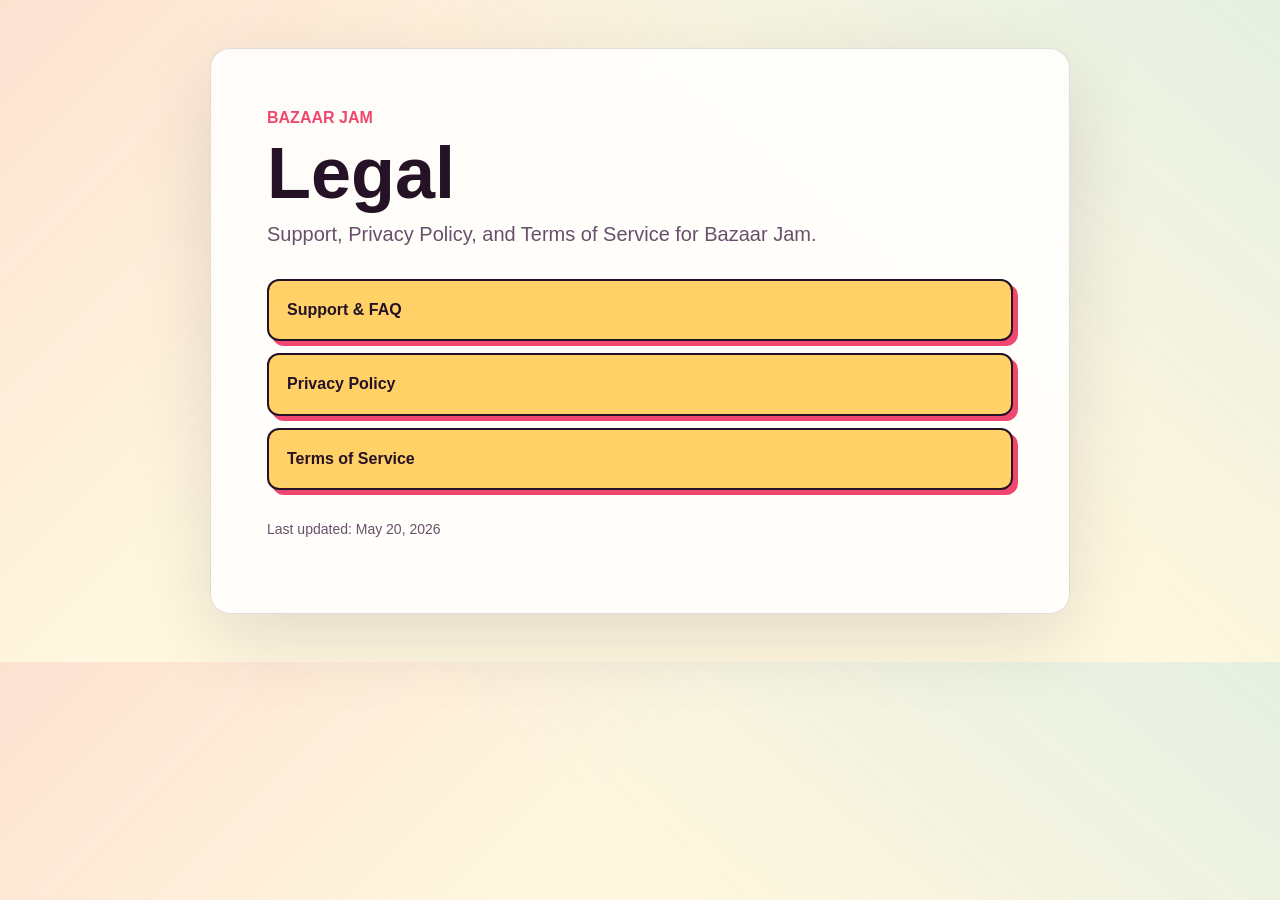
<file: index.html>
<!doctype html>
<html lang="en">
<head>
  <meta charset="utf-8">
  <meta name="viewport" content="width=device-width, initial-scale=1">
  <title>Bazaar Jam Legal</title>
  <link rel="stylesheet" href="./styles.css">
</head>
<body>
  <main class="page">
    <p class="eyebrow">Bazaar Jam</p>
    <h1>Legal</h1>
    <p class="lead">Support, Privacy Policy, and Terms of Service for Bazaar Jam.</p>
    <nav class="links" aria-label="Legal documents">
      <a href="./support/">Support & FAQ</a>
      <a href="./privacy/">Privacy Policy</a>
      <a href="./terms/">Terms of Service</a>
    </nav>
    <p class="small">Last updated: May 20, 2026</p>
  </main>
</body>
</html>
</file>
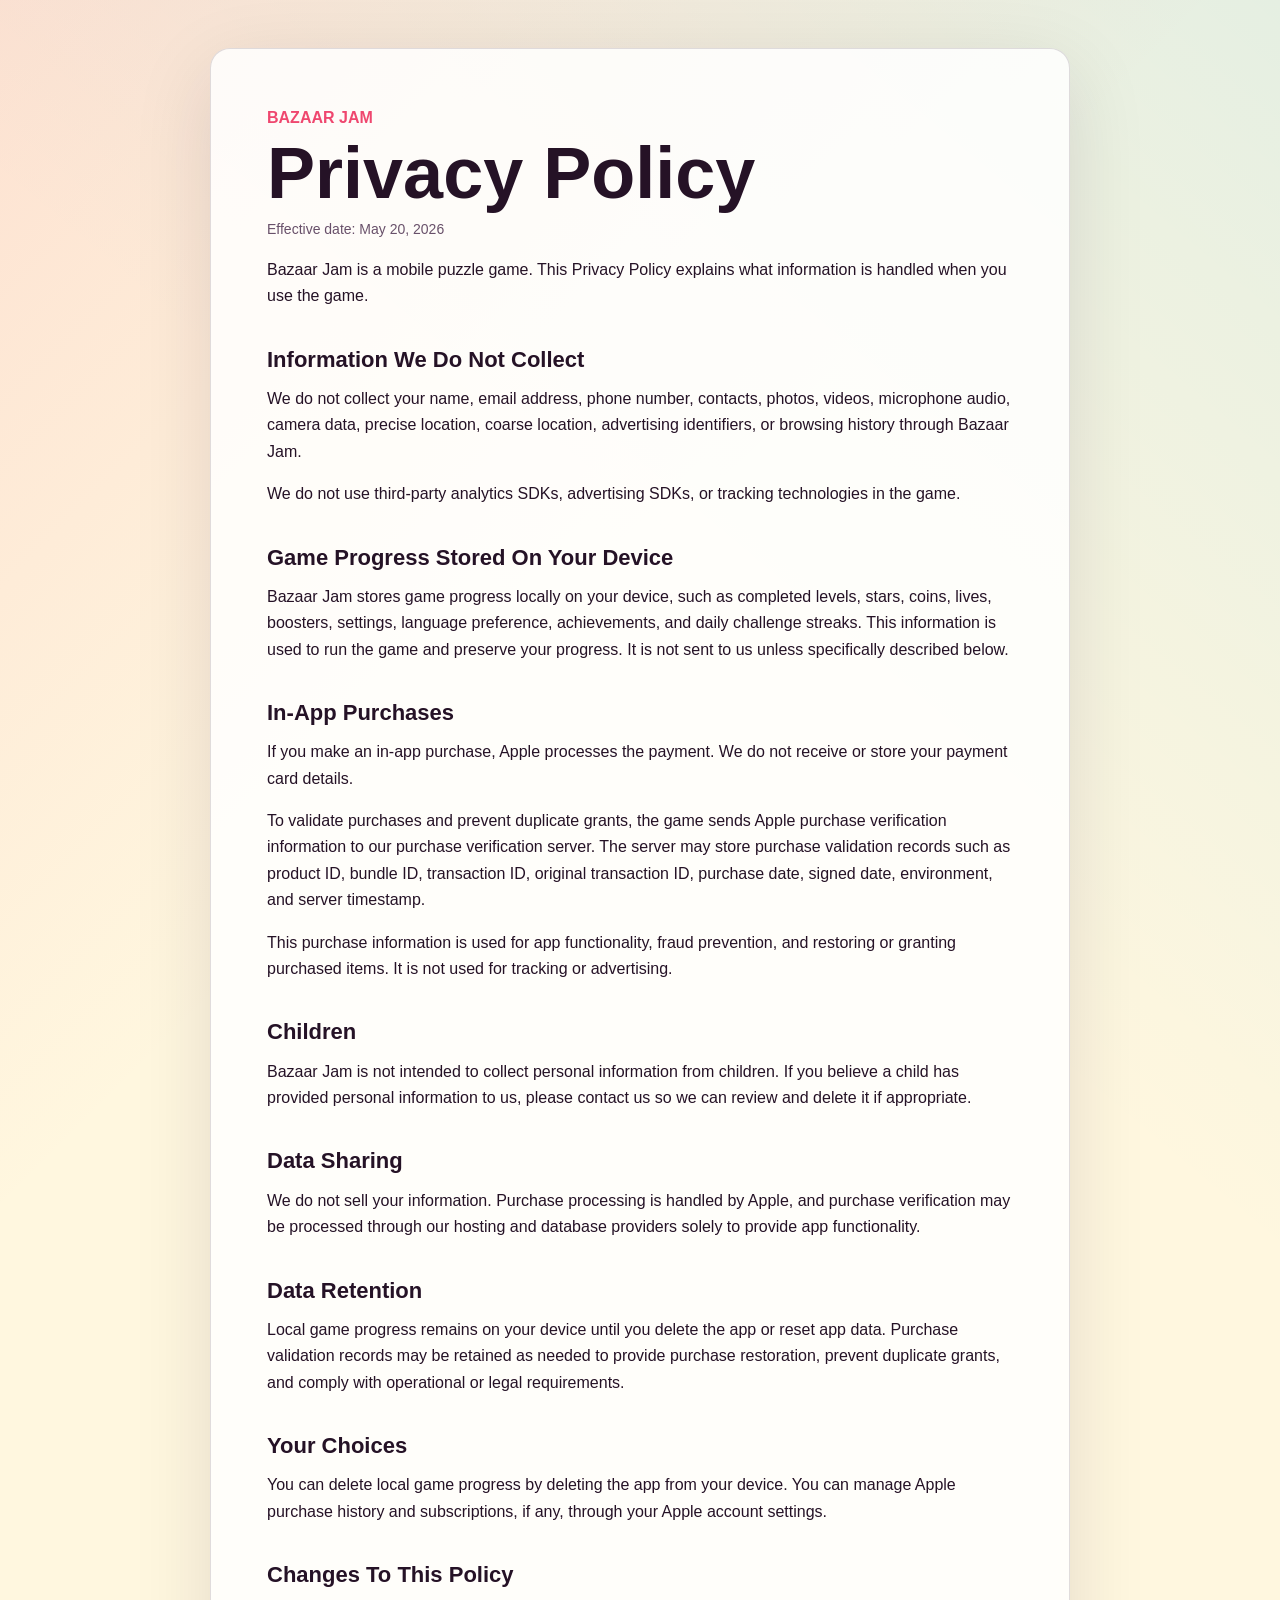
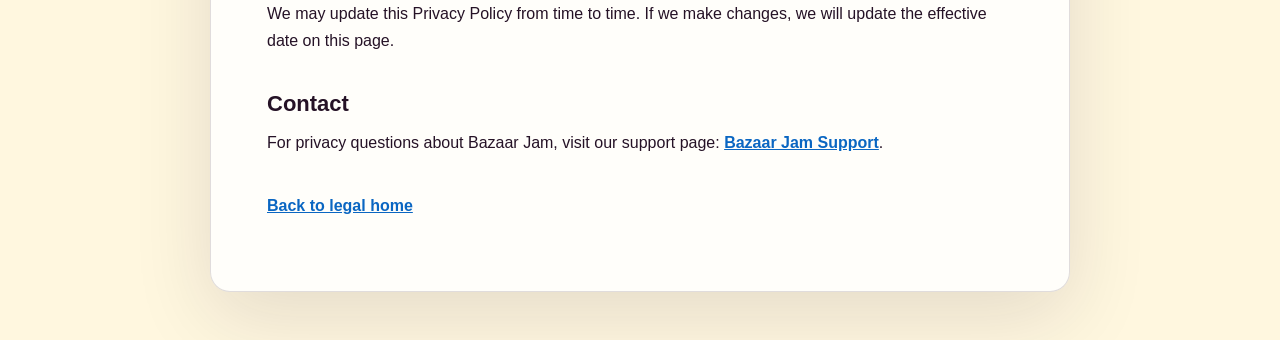
<file: privacy/index.html>
<!doctype html>
<html lang="en">
<head>
  <meta charset="utf-8">
  <meta name="viewport" content="width=device-width, initial-scale=1">
  <title>Privacy Policy | Bazaar Jam</title>
  <link rel="stylesheet" href="../styles.css">
</head>
<body>
  <main class="page">
    <p class="eyebrow">Bazaar Jam</p>
    <h1>Privacy Policy</h1>
    <p class="small">Effective date: May 20, 2026</p>

    <p>Bazaar Jam is a mobile puzzle game. This Privacy Policy explains what information is handled when you use the game.</p>

    <h2>Information We Do Not Collect</h2>
    <p>We do not collect your name, email address, phone number, contacts, photos, videos, microphone audio, camera data, precise location, coarse location, advertising identifiers, or browsing history through Bazaar Jam.</p>
    <p>We do not use third-party analytics SDKs, advertising SDKs, or tracking technologies in the game.</p>

    <h2>Game Progress Stored On Your Device</h2>
    <p>Bazaar Jam stores game progress locally on your device, such as completed levels, stars, coins, lives, boosters, settings, language preference, achievements, and daily challenge streaks. This information is used to run the game and preserve your progress. It is not sent to us unless specifically described below.</p>

    <h2>In-App Purchases</h2>
    <p>If you make an in-app purchase, Apple processes the payment. We do not receive or store your payment card details.</p>
    <p>To validate purchases and prevent duplicate grants, the game sends Apple purchase verification information to our purchase verification server. The server may store purchase validation records such as product ID, bundle ID, transaction ID, original transaction ID, purchase date, signed date, environment, and server timestamp.</p>
    <p>This purchase information is used for app functionality, fraud prevention, and restoring or granting purchased items. It is not used for tracking or advertising.</p>

    <h2>Children</h2>
    <p>Bazaar Jam is not intended to collect personal information from children. If you believe a child has provided personal information to us, please contact us so we can review and delete it if appropriate.</p>

    <h2>Data Sharing</h2>
    <p>We do not sell your information. Purchase processing is handled by Apple, and purchase verification may be processed through our hosting and database providers solely to provide app functionality.</p>

    <h2>Data Retention</h2>
    <p>Local game progress remains on your device until you delete the app or reset app data. Purchase validation records may be retained as needed to provide purchase restoration, prevent duplicate grants, and comply with operational or legal requirements.</p>

    <h2>Your Choices</h2>
    <p>You can delete local game progress by deleting the app from your device. You can manage Apple purchase history and subscriptions, if any, through your Apple account settings.</p>

    <h2>Changes To This Policy</h2>
    <p>We may update this Privacy Policy from time to time. If we make changes, we will update the effective date on this page.</p>

    <h2>Contact</h2>
    <p>For privacy questions about Bazaar Jam, visit our support page: <a href="../support/">Bazaar Jam Support</a>.</p>

    <p class="back"><a href="../">Back to legal home</a></p>
  </main>
</body>
</html>
</file>
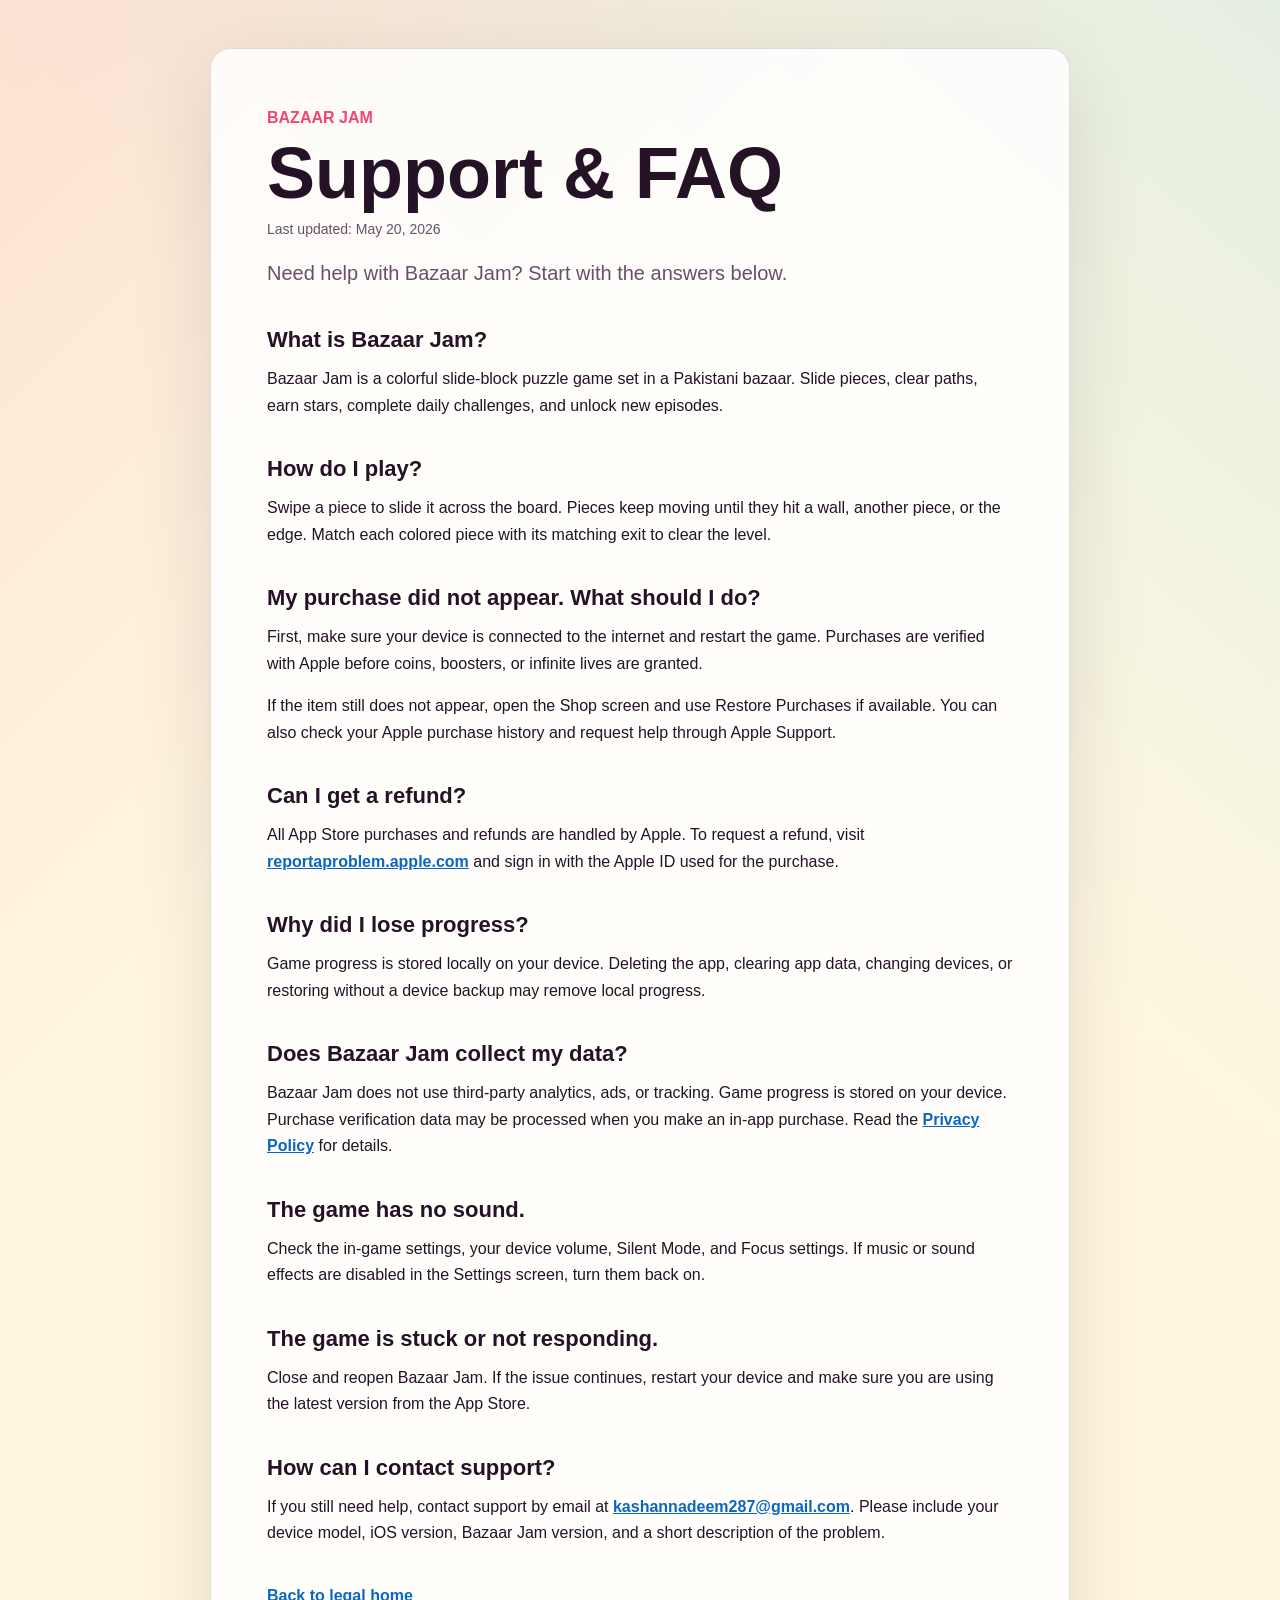
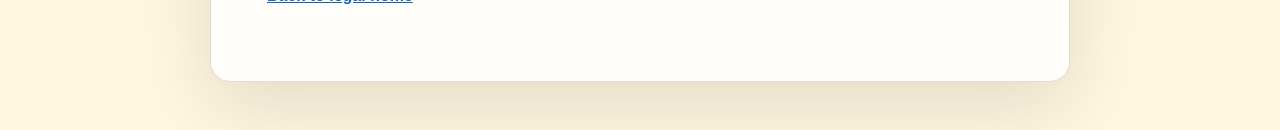
<file: support/index.html>
<!doctype html>
<html lang="en">
<head>
  <meta charset="utf-8">
  <meta name="viewport" content="width=device-width, initial-scale=1">
  <title>Support & FAQ | Bazaar Jam</title>
  <link rel="stylesheet" href="../styles.css">
</head>
<body>
  <main class="page">
    <p class="eyebrow">Bazaar Jam</p>
    <h1>Support & FAQ</h1>
    <p class="small">Last updated: May 20, 2026</p>

    <p class="lead">Need help with Bazaar Jam? Start with the answers below.</p>

    <h2>What is Bazaar Jam?</h2>
    <p>Bazaar Jam is a colorful slide-block puzzle game set in a Pakistani bazaar. Slide pieces, clear paths, earn stars, complete daily challenges, and unlock new episodes.</p>

    <h2>How do I play?</h2>
    <p>Swipe a piece to slide it across the board. Pieces keep moving until they hit a wall, another piece, or the edge. Match each colored piece with its matching exit to clear the level.</p>

    <h2>My purchase did not appear. What should I do?</h2>
    <p>First, make sure your device is connected to the internet and restart the game. Purchases are verified with Apple before coins, boosters, or infinite lives are granted.</p>
    <p>If the item still does not appear, open the Shop screen and use Restore Purchases if available. You can also check your Apple purchase history and request help through Apple Support.</p>

    <h2>Can I get a refund?</h2>
    <p>All App Store purchases and refunds are handled by Apple. To request a refund, visit <a href="https://reportaproblem.apple.com/">reportaproblem.apple.com</a> and sign in with the Apple ID used for the purchase.</p>

    <h2>Why did I lose progress?</h2>
    <p>Game progress is stored locally on your device. Deleting the app, clearing app data, changing devices, or restoring without a device backup may remove local progress.</p>

    <h2>Does Bazaar Jam collect my data?</h2>
    <p>Bazaar Jam does not use third-party analytics, ads, or tracking. Game progress is stored on your device. Purchase verification data may be processed when you make an in-app purchase. Read the <a href="../privacy/">Privacy Policy</a> for details.</p>

    <h2>The game has no sound.</h2>
    <p>Check the in-game settings, your device volume, Silent Mode, and Focus settings. If music or sound effects are disabled in the Settings screen, turn them back on.</p>

    <h2>The game is stuck or not responding.</h2>
    <p>Close and reopen Bazaar Jam. If the issue continues, restart your device and make sure you are using the latest version from the App Store.</p>

    <h2>How can I contact support?</h2>
    <p>If you still need help, contact support by email at <a href="mailto:kashannadeem287@gmail.com?subject=Bazaar%20Jam%20Support">kashannadeem287@gmail.com</a>. Please include your device model, iOS version, Bazaar Jam version, and a short description of the problem.</p>

    <p class="back"><a href="../">Back to legal home</a></p>
  </main>
</body>
</html>
</file>
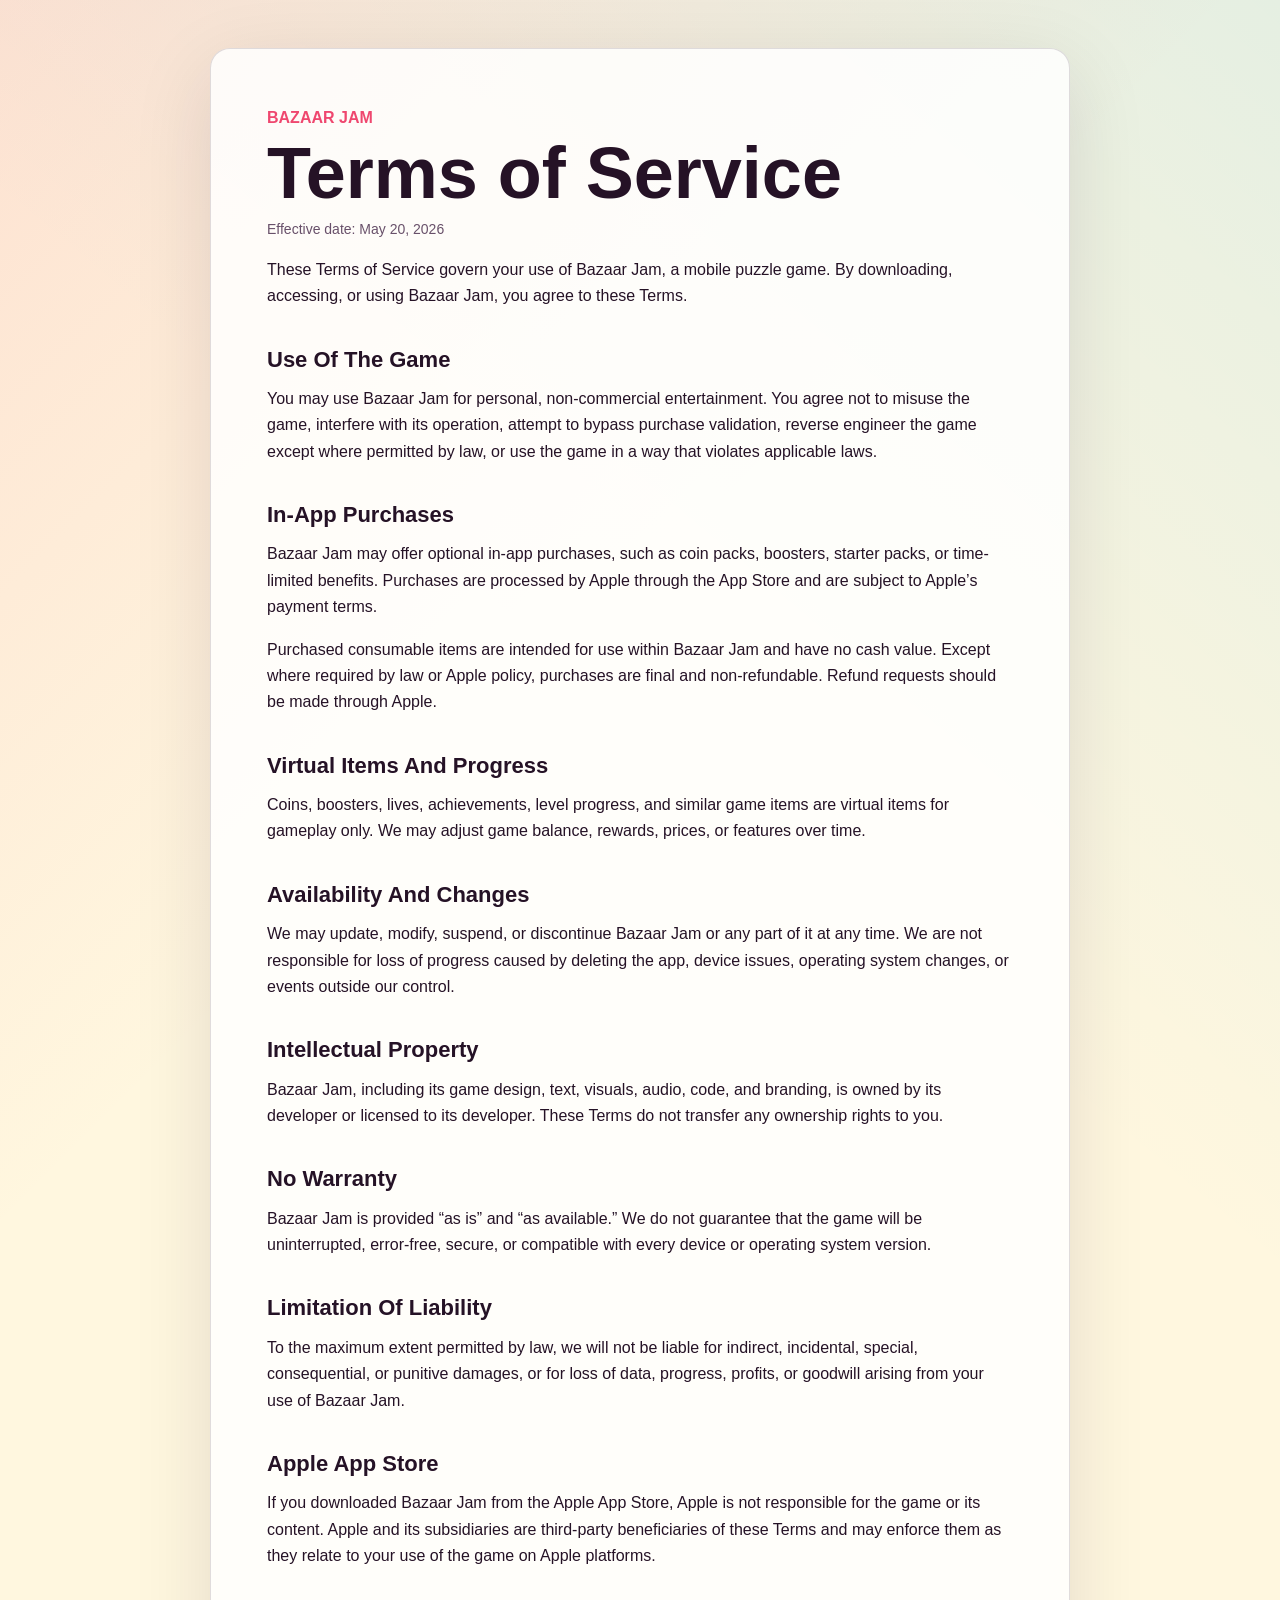
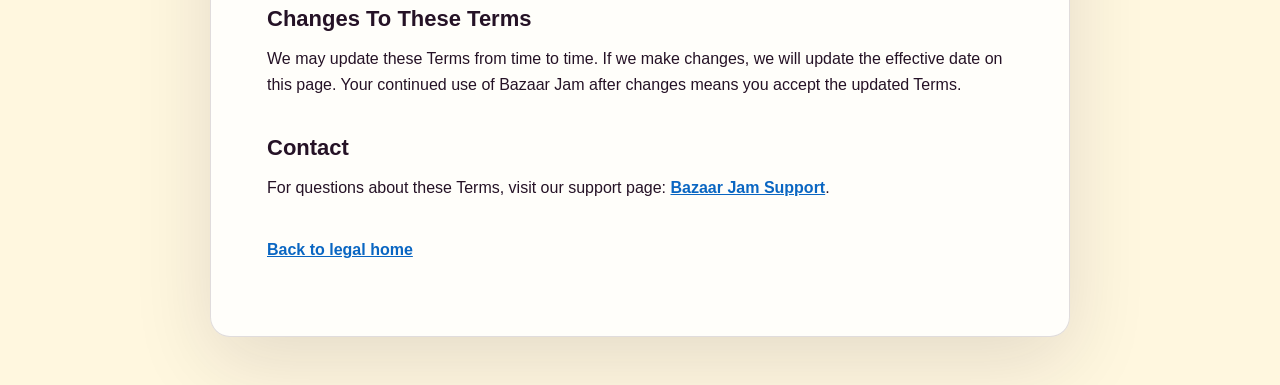
<file: terms/index.html>
<!doctype html>
<html lang="en">
<head>
  <meta charset="utf-8">
  <meta name="viewport" content="width=device-width, initial-scale=1">
  <title>Terms of Service | Bazaar Jam</title>
  <link rel="stylesheet" href="../styles.css">
</head>
<body>
  <main class="page">
    <p class="eyebrow">Bazaar Jam</p>
    <h1>Terms of Service</h1>
    <p class="small">Effective date: May 20, 2026</p>

    <p>These Terms of Service govern your use of Bazaar Jam, a mobile puzzle game. By downloading, accessing, or using Bazaar Jam, you agree to these Terms.</p>

    <h2>Use Of The Game</h2>
    <p>You may use Bazaar Jam for personal, non-commercial entertainment. You agree not to misuse the game, interfere with its operation, attempt to bypass purchase validation, reverse engineer the game except where permitted by law, or use the game in a way that violates applicable laws.</p>

    <h2>In-App Purchases</h2>
    <p>Bazaar Jam may offer optional in-app purchases, such as coin packs, boosters, starter packs, or time-limited benefits. Purchases are processed by Apple through the App Store and are subject to Apple’s payment terms.</p>
    <p>Purchased consumable items are intended for use within Bazaar Jam and have no cash value. Except where required by law or Apple policy, purchases are final and non-refundable. Refund requests should be made through Apple.</p>

    <h2>Virtual Items And Progress</h2>
    <p>Coins, boosters, lives, achievements, level progress, and similar game items are virtual items for gameplay only. We may adjust game balance, rewards, prices, or features over time.</p>

    <h2>Availability And Changes</h2>
    <p>We may update, modify, suspend, or discontinue Bazaar Jam or any part of it at any time. We are not responsible for loss of progress caused by deleting the app, device issues, operating system changes, or events outside our control.</p>

    <h2>Intellectual Property</h2>
    <p>Bazaar Jam, including its game design, text, visuals, audio, code, and branding, is owned by its developer or licensed to its developer. These Terms do not transfer any ownership rights to you.</p>

    <h2>No Warranty</h2>
    <p>Bazaar Jam is provided “as is” and “as available.” We do not guarantee that the game will be uninterrupted, error-free, secure, or compatible with every device or operating system version.</p>

    <h2>Limitation Of Liability</h2>
    <p>To the maximum extent permitted by law, we will not be liable for indirect, incidental, special, consequential, or punitive damages, or for loss of data, progress, profits, or goodwill arising from your use of Bazaar Jam.</p>

    <h2>Apple App Store</h2>
    <p>If you downloaded Bazaar Jam from the Apple App Store, Apple is not responsible for the game or its content. Apple and its subsidiaries are third-party beneficiaries of these Terms and may enforce them as they relate to your use of the game on Apple platforms.</p>

    <h2>Changes To These Terms</h2>
    <p>We may update these Terms from time to time. If we make changes, we will update the effective date on this page. Your continued use of Bazaar Jam after changes means you accept the updated Terms.</p>

    <h2>Contact</h2>
    <p>For questions about these Terms, visit our support page: <a href="../support/">Bazaar Jam Support</a>.</p>

    <p class="back"><a href="../">Back to legal home</a></p>
  </main>
</body>
</html>
</file>
<file: styles.css>
:root {
  color-scheme: light;
  --bg: #fff7df;
  --ink: #251226;
  --muted: #68506a;
  --card: #ffffff;
  --accent: #ef476f;
  --gold: #ffd166;
  --line: rgba(37, 18, 38, 0.14);
}

* {
  box-sizing: border-box;
}

body {
  margin: 0;
  background:
    linear-gradient(135deg, rgba(239, 71, 111, 0.12), transparent 38%),
    linear-gradient(220deg, rgba(0, 168, 255, 0.10), transparent 42%),
    var(--bg);
  color: var(--ink);
  font: 16px/1.65 -apple-system, BlinkMacSystemFont, "Segoe UI", sans-serif;
}

.page {
  width: min(860px, calc(100% - 32px));
  margin: 48px auto;
  padding: clamp(24px, 5vw, 56px);
  background: rgba(255, 255, 255, 0.84);
  border: 1px solid var(--line);
  border-radius: 20px;
  box-shadow: 0 24px 80px rgba(37, 18, 38, 0.12);
}

.eyebrow {
  margin: 0 0 8px;
  color: var(--accent);
  font-weight: 800;
  letter-spacing: 0;
  text-transform: uppercase;
}

h1 {
  margin: 0 0 10px;
  font-size: clamp(40px, 8vw, 72px);
  line-height: 0.95;
}

h2 {
  margin: 32px 0 8px;
  font-size: 22px;
}

p {
  margin: 0 0 16px;
}

a {
  color: #0a66c2;
  font-weight: 700;
}

.lead {
  color: var(--muted);
  font-size: 20px;
}

.small {
  color: var(--muted);
  font-size: 14px;
}

.links {
  display: grid;
  gap: 12px;
  margin: 28px 0;
}

.links a {
  display: block;
  padding: 16px 18px;
  background: var(--gold);
  border: 2px solid var(--ink);
  border-radius: 12px;
  color: var(--ink);
  text-decoration: none;
  box-shadow: 5px 5px 0 var(--accent);
}

.back {
  margin-top: 36px;
}
</file>
